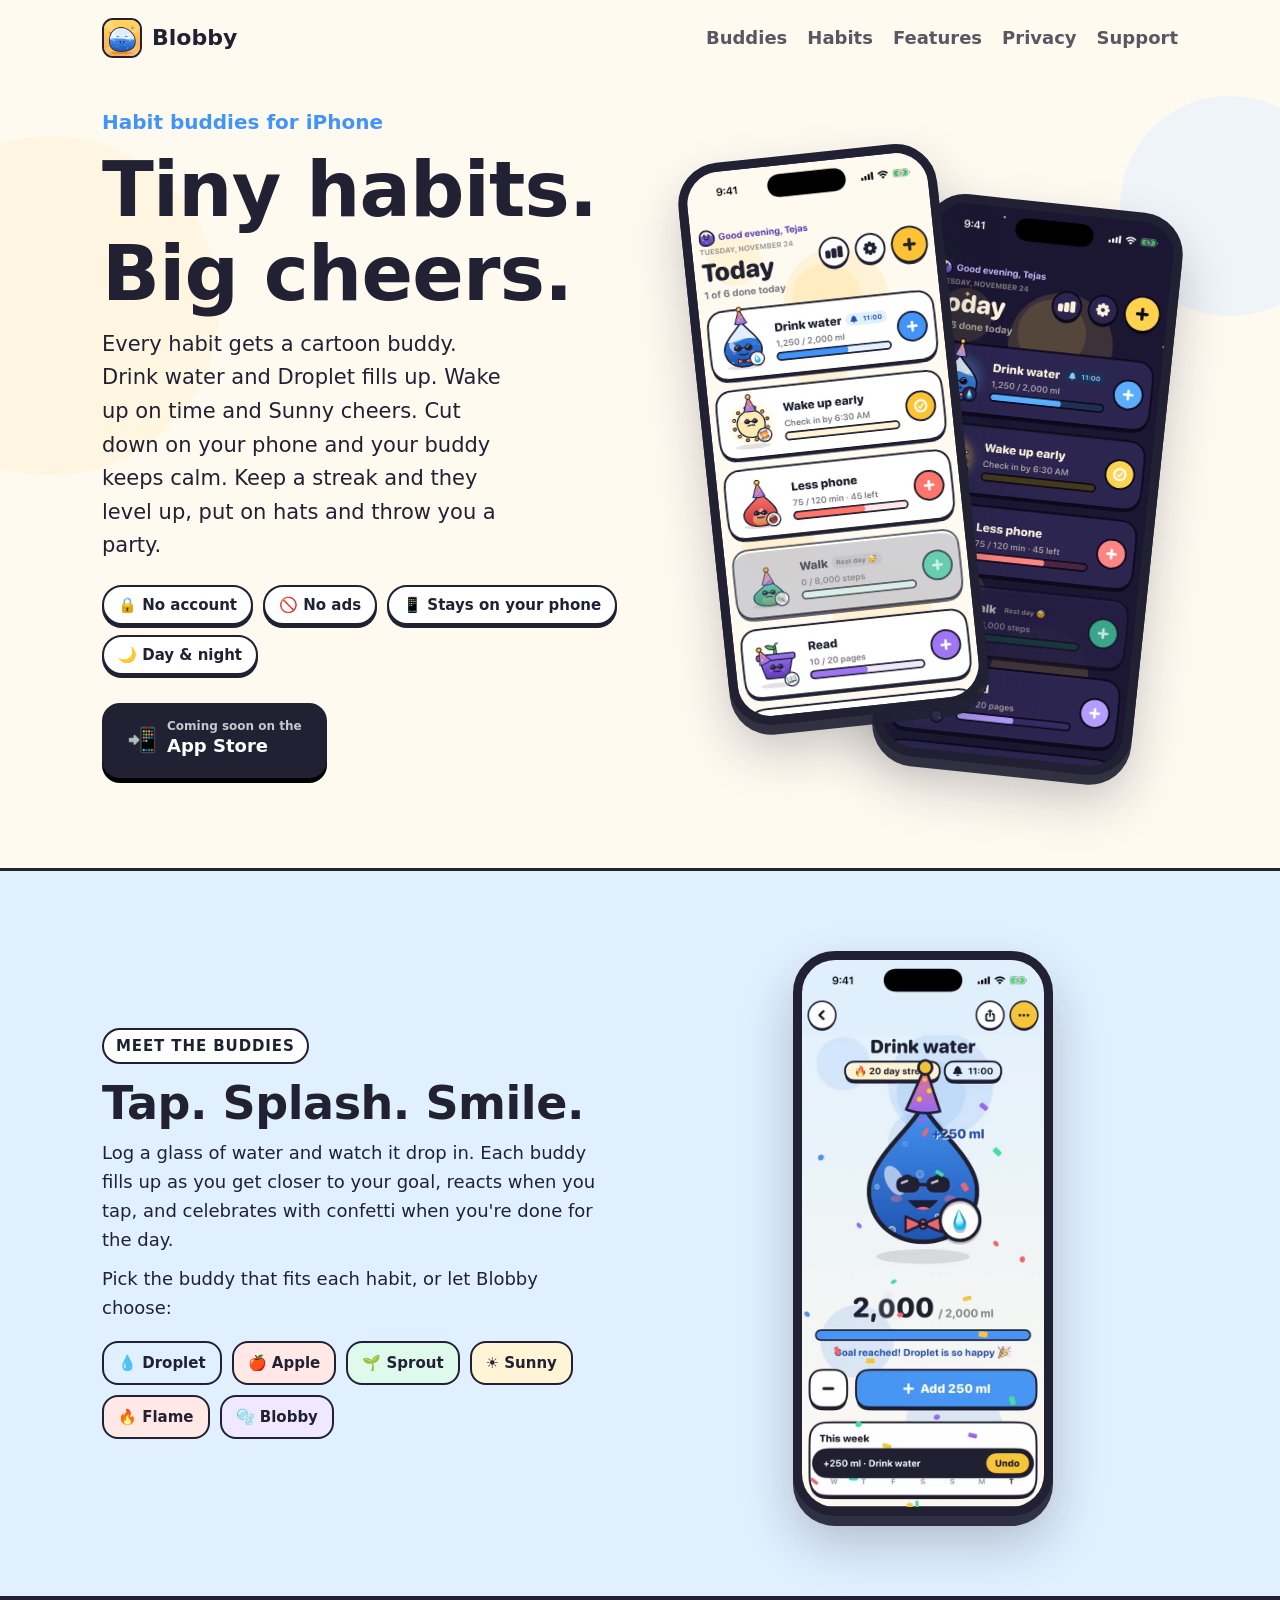
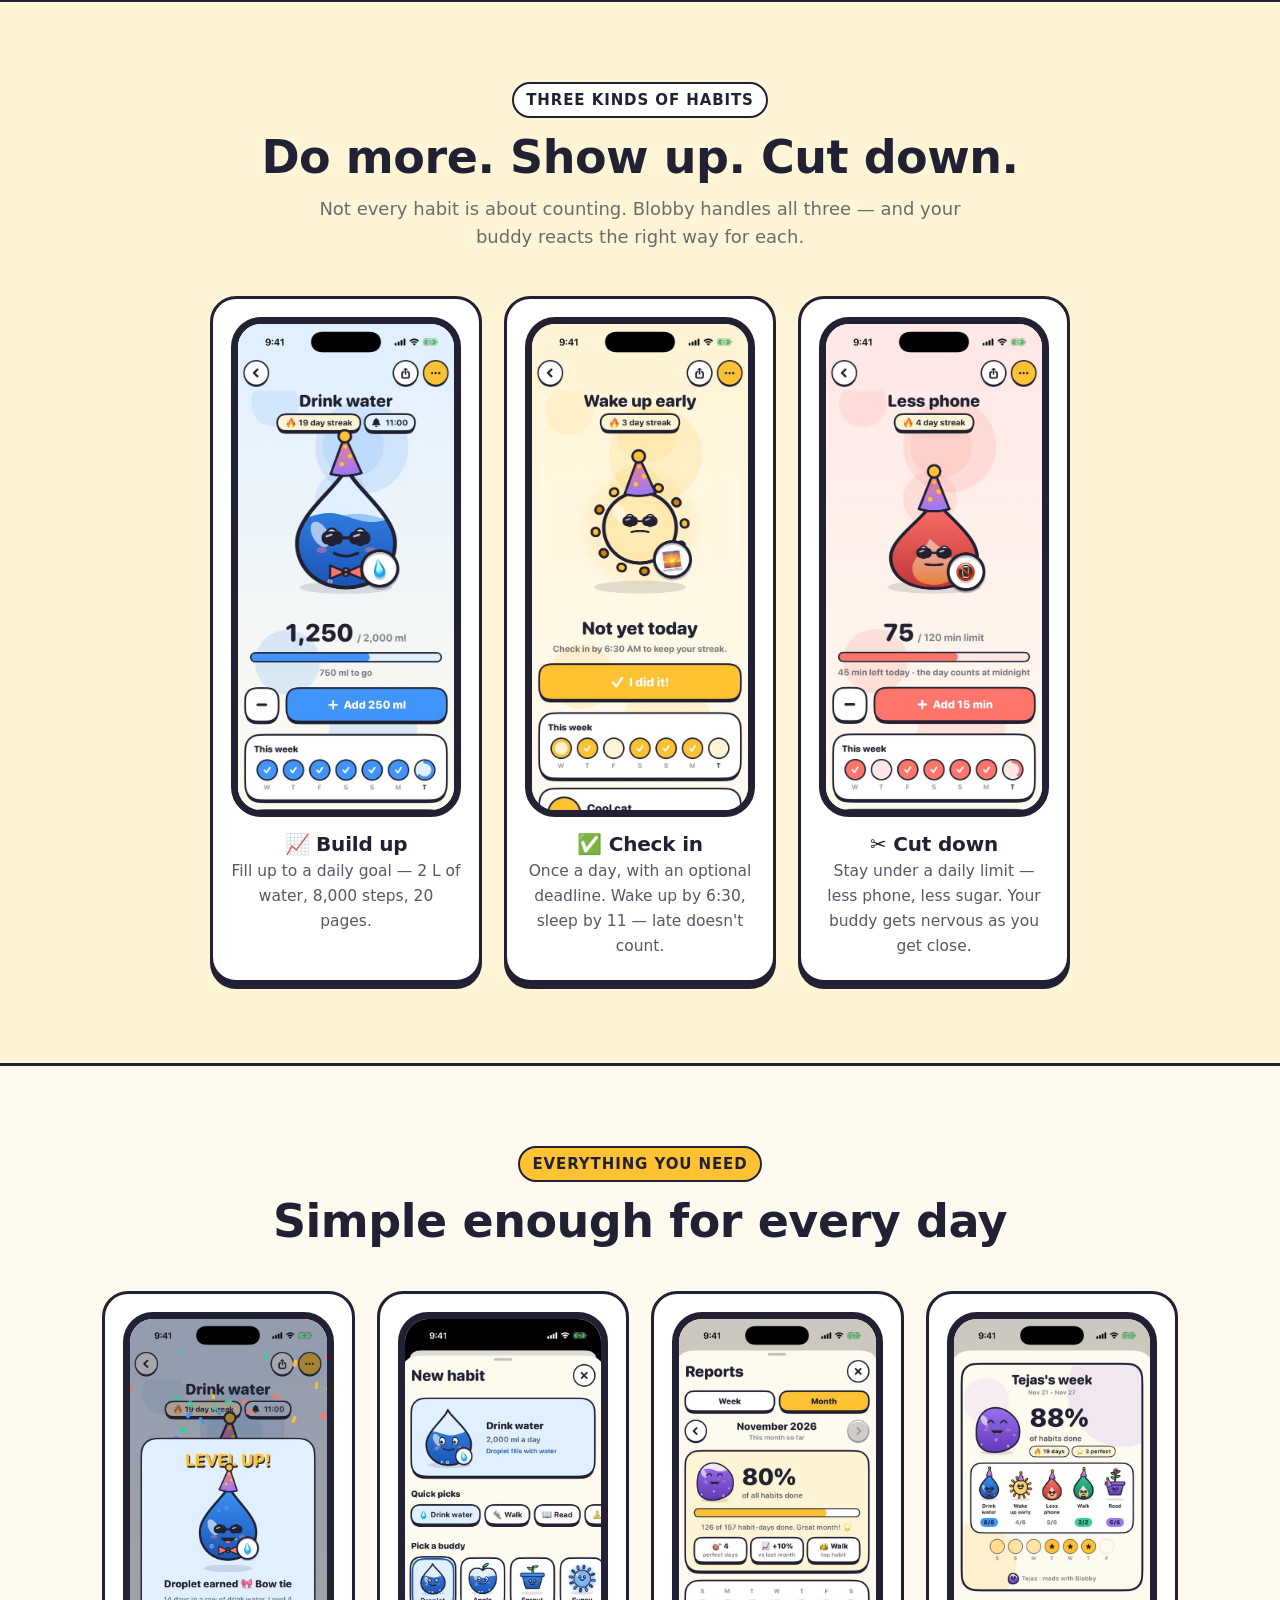
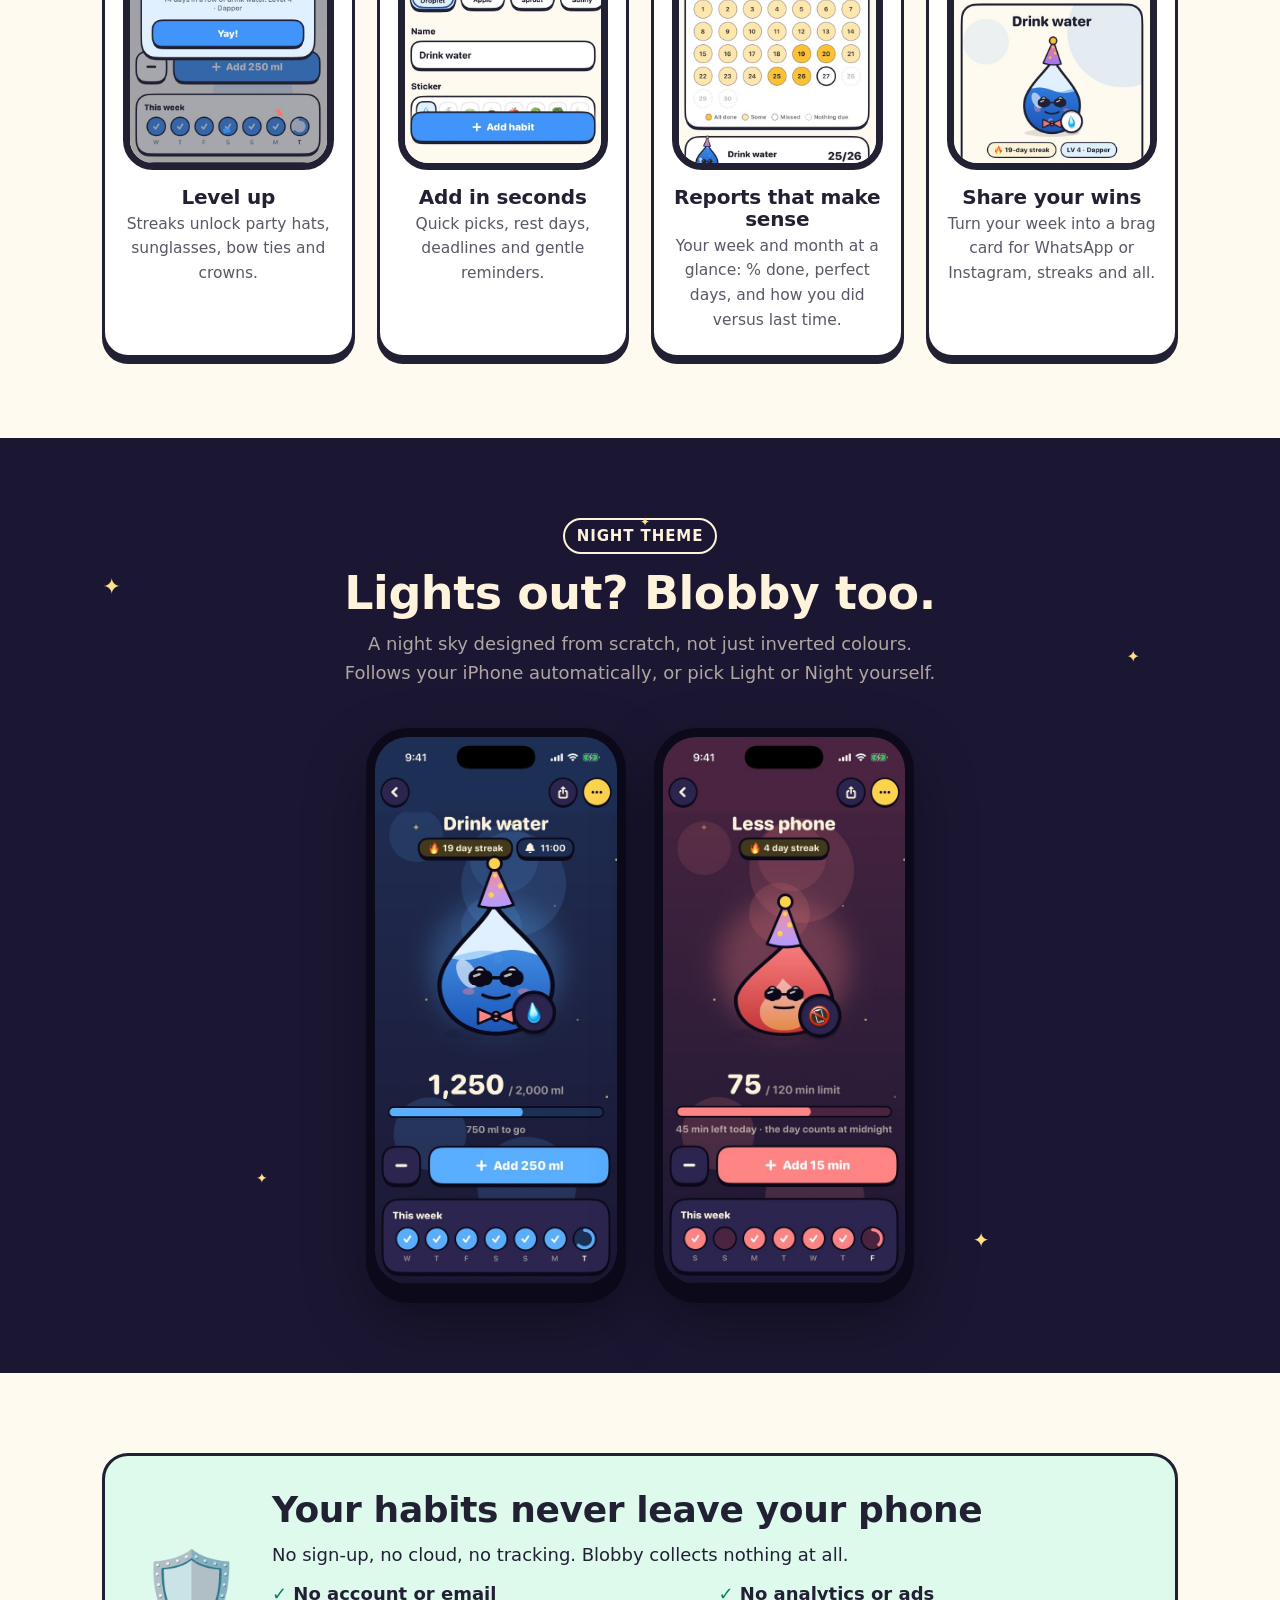
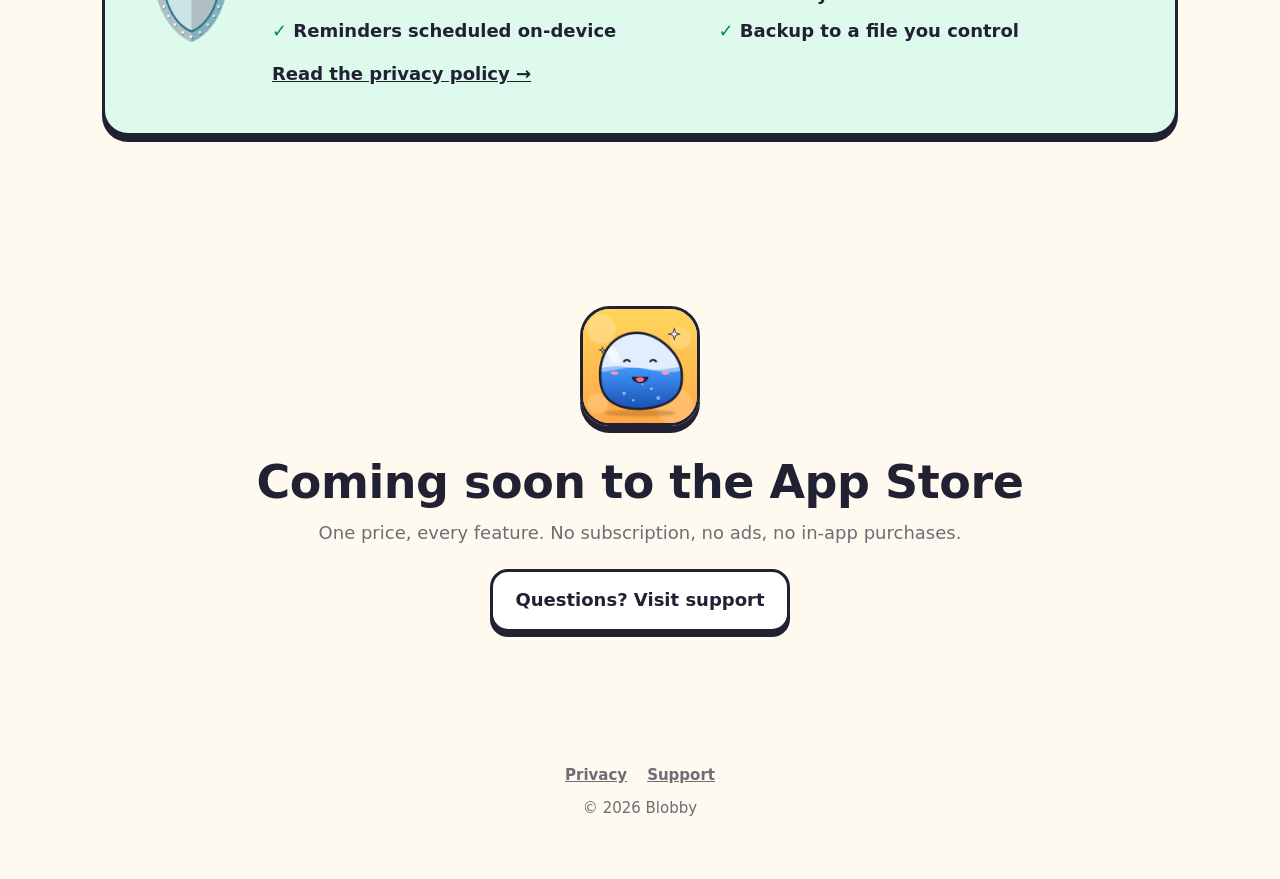
<file: docs/index.html>
<!doctype html>
<html lang="en">
<head>
<meta charset="utf-8">
<meta name="viewport" content="width=device-width,initial-scale=1">
<title>Blobby — habit buddies for iPhone</title>
<meta name="description" content="Blobby is a cartoon habit tracker for iPhone. Every habit gets a buddy that fills up, levels up and cheers you on. No account, no ads — your habits stay on your phone.">
<meta property="og:title" content="Blobby — habit buddies for iPhone">
<meta property="og:description" content="Tiny habits, big cheers. A cartoon habit tracker where your data never leaves your phone.">
<meta property="og:image" content="https://futureautomate.github.io/ios-blobby/img/2-home.jpg">
<link rel="icon" href="favicon.png">
<style>
:root{
  --ink:#212133; --paper:#FFFAF0; --card:#fff;
  --ocean:#4094FA; --ocean-l:#E0F0FF; --mint:#38CC9E; --mint-l:#DEFAED;
  --sun:#FFC233; --sun-l:#FFF5D6; --coral:#FF756B; --coral-l:#FFE8E6; --grape:#9E75F5; --grape-l:#F0E8FF;
  --night:#1B1733; --plum:#2B2550; --cream:#FFF3DC;
}
*{box-sizing:border-box}
html{scroll-behavior:smooth}
body{margin:0;background:var(--paper);color:var(--ink);
  font:18px/1.6 ui-rounded,"SF Pro Rounded",-apple-system,"Nunito","Segoe UI",system-ui,sans-serif;overflow-x:hidden}
a{color:inherit}
.wrap{max-width:1120px;margin:0 auto;padding:0 22px}
h1,h2,h3{font-weight:900;line-height:1.1;margin:0;letter-spacing:-.01em}
h1{font-size:clamp(44px,7vw,76px)}
h2{font-size:clamp(30px,4.4vw,46px)}
h3{font-size:23px}
p{margin:.6em 0}
.muted{opacity:.65}

/* nav */
nav{display:flex;align-items:center;justify-content:space-between;padding:18px 0}
nav .brand{display:flex;align-items:center;gap:10px;font-weight:900;font-size:22px;text-decoration:none}
nav .brand img{width:40px;height:40px;border-radius:11px;border:2.5px solid var(--ink)}
nav .links a{margin-left:20px;font-weight:800;text-decoration:none;opacity:.75}
nav .links a:hover{opacity:1}

/* cartoon bits */
.card{background:var(--card);border:3px solid var(--ink);border-radius:26px;box-shadow:0 6px 0 var(--ink)}
.pill{display:inline-flex;align-items:center;gap:6px;background:#fff;border:2.5px solid var(--ink);border-radius:99px;
  padding:6px 14px;font-weight:800;font-size:15px;box-shadow:0 3px 0 var(--ink)}
.btn{display:inline-flex;align-items:center;gap:10px;background:var(--ink);color:#fff;border-radius:18px;padding:14px 22px;
  font-weight:900;text-decoration:none;border:3px solid var(--ink);box-shadow:0 5px 0 #000;transition:transform .15s}
.btn:hover{transform:translateY(-2px)}
.btn small{display:block;font-weight:700;font-size:12px;opacity:.75;line-height:1}
.btn.ghost{background:#fff;color:var(--ink);box-shadow:0 5px 0 var(--ink)}

/* phone frame */
.phone{width:min(260px,62vw);aspect-ratio:1206/2622;border-radius:42px;border:9px solid var(--ink);
  background:var(--ink);overflow:hidden;box-shadow:0 10px 0 rgba(33,33,51,.9),0 26px 50px rgba(33,33,51,.25);flex:none}
.phone img,.phone video{width:100%;height:100%;object-fit:cover;display:block}

/* hero */
.hero{position:relative;padding:30px 0 90px;overflow:hidden}
.hero .wrap{display:grid;grid-template-columns:1.05fr 1fr;gap:40px;align-items:center}
.hero .tag{color:var(--ocean);font-weight:900;font-size:20px;margin-bottom:10px}
.hero p.lead{font-size:21px;max-width:30ch}
.hero .pills{display:flex;flex-wrap:wrap;gap:10px;margin:22px 0 28px}
.stack{position:relative;height:600px}
.stack .phone{position:absolute}
.stack .p1{left:6%;top:10px;transform:rotate(-6deg);z-index:2}
.stack .p2{right:4%;top:60px;transform:rotate(6deg)}
.bubble{position:absolute;border-radius:50%;opacity:.55;z-index:0}

/* sections */
section{padding:80px 0}
.center{text-align:center}
.kicker{display:inline-block;font-weight:900;font-size:15px;letter-spacing:.06em;text-transform:uppercase;
  padding:4px 12px;border-radius:99px;border:2.5px solid var(--ink);margin-bottom:14px}

.split{display:grid;grid-template-columns:1fr 1fr;gap:56px;align-items:center}
.buddies{display:flex;gap:10px;flex-wrap:wrap;margin-top:18px}
.buddies span{font-size:15px;font-weight:800;padding:8px 14px;border-radius:16px;border:2.5px solid var(--ink)}

.grid{display:grid;grid-template-columns:repeat(4,1fr);gap:22px;margin-top:44px}
.grid3{grid-template-columns:repeat(3,1fr);max-width:860px;margin-left:auto;margin-right:auto}
.feature{padding:18px 18px 22px;display:flex;flex-direction:column;align-items:center;text-align:center}
.feature .phone{width:100%;border-width:7px;border-radius:30px;box-shadow:none;margin-bottom:16px}
.feature h3{font-size:20px;margin-bottom:4px}
.feature p{font-size:15.5px;margin:0;opacity:.75}

.night{background:var(--night);color:var(--cream);position:relative;overflow:hidden}
.night .kicker{border-color:var(--cream)}
.night .phones{display:flex;gap:28px;justify-content:center;flex-wrap:wrap;margin-top:40px}
.night .phone{border-color:#0C0A1A;background:#0C0A1A;box-shadow:0 10px 0 #0C0A1A,0 26px 60px rgba(0,0,0,.4)}
.star{position:absolute;color:#FFE08A;animation:tw 3s ease-in-out infinite}
@keyframes tw{0%,100%{opacity:.25}50%{opacity:.95}}

.privacy .card{padding:34px;display:grid;grid-template-columns:auto 1fr;gap:28px;align-items:center;background:var(--mint-l)}
.privacy ul{margin:10px 0 0;padding:0;list-style:none;display:grid;grid-template-columns:1fr 1fr;gap:8px 24px}
.privacy li{font-weight:800}
.privacy li::before{content:"✓ ";color:#0D8061}
.shield{font-size:84px;line-height:1}

.cta{text-align:center;padding:90px 0}
.cta .icon{width:120px;height:120px;border-radius:30px;border:3.5px solid var(--ink);box-shadow:0 7px 0 var(--ink)}

footer{padding:30px 0 50px;text-align:center;font-size:15px}
footer a{margin:0 10px;font-weight:800}

@media (max-width:900px){
  .hero .wrap,.split{grid-template-columns:1fr}
  .stack{height:520px;max-width:440px;margin:0 auto;width:100%}
  .grid{grid-template-columns:1fr 1fr}
  .split .media{order:-1;display:flex;justify-content:center}
  .privacy .card{grid-template-columns:1fr;text-align:center}
  .privacy ul{grid-template-columns:1fr;text-align:left;max-width:320px;margin:10px auto 0}
}
@media (max-width:520px){
  .grid{gap:14px}
  .grid3{grid-template-columns:1fr;gap:18px}
  .grid3 .phone{width:62%;margin-left:auto;margin-right:auto}
  .grid3 .feature h3{font-size:19px}
  .grid3 .feature p{font-size:15px}
  nav .links{overflow-x:auto;padding-bottom:4px}
  nav .links a{flex:none;padding:6px 12px;font-size:13px}
  .feature{padding:10px 10px 14px}
  .feature h3{font-size:16px}
  .feature p{font-size:13px}
  .feature .phone{border-width:5px;border-radius:20px}
  .stack{height:440px}
  .stack .phone{width:200px}
  nav{flex-wrap:wrap;gap:12px}
  nav .links{width:100%;display:flex;gap:8px}
  nav .links a{margin:0;flex:1;text-align:center;font-size:14px;padding:6px 0;border:2px solid var(--ink);
    border-radius:99px;background:#fff;box-shadow:0 2px 0 var(--ink);opacity:1}
}
@media (prefers-reduced-motion:reduce){.star{animation:none}}
</style>
</head>
<body>

<div class="wrap">
  <nav>
    <a class="brand" href="./"><img src="img/icon.png" alt="">Blobby</a>
    <div class="links"><a href="#buddies">Buddies</a><a href="#types">Habits</a><a href="#features">Features</a><a href="privacy.html">Privacy</a><a href="support.html">Support</a></div>
  </nav>
</div>

<header class="hero">
  <span class="bubble" style="width:340px;height:340px;background:var(--sun-l);left:-120px;top:60px"></span>
  <span class="bubble" style="width:220px;height:220px;background:var(--ocean-l);right:-60px;top:20px"></span>
  <div class="wrap" style="position:relative;z-index:1">
    <div>
      <div class="tag">Habit buddies for iPhone</div>
      <h1>Tiny habits.<br>Big cheers.</h1>
      <p class="lead">Every habit gets a cartoon buddy. Drink water and Droplet fills up. Wake up on time and Sunny cheers. Cut down on your phone and your buddy keeps calm. Keep a streak and they level up, put on hats and throw you a party.</p>
      <div class="pills">
        <span class="pill">🔒 No account</span>
        <span class="pill">🚫 No ads</span>
        <span class="pill">📱 Stays on your phone</span>
        <span class="pill">🌙 Day &amp; night</span>
      </div>
      <a class="btn" href="#get"><span style="font-size:24px">📲</span><span><small>Coming soon on the</small>App Store</span></a>
    </div>
    <div class="stack" aria-label="Blobby screenshots">
      <div class="phone p1"><img src="img/2-home.jpg" alt="Today screen with habit buddies for water, walking, reading, meditation and fruit"></div>
      <div class="phone p2"><img src="img/n1-home.jpg" alt="The same screen in Blobby's night theme"></div>
    </div>
  </div>
</header>

<section id="buddies" style="background:var(--ocean-l);border-top:3px solid var(--ink);border-bottom:3px solid var(--ink)">
  <div class="wrap split">
    <div>
      <span class="kicker" style="background:#fff">Meet the buddies</span>
      <h2>Tap. Splash. Smile.</h2>
      <p>Log a glass of water and watch it drop in. Each buddy fills up as you get closer to your goal, reacts when you tap, and celebrates with confetti when you're done for the day.</p>
      <p>Pick the buddy that fits each habit, or let Blobby choose:</p>
      <div class="buddies">
        <span style="background:var(--ocean-l)">💧 Droplet</span>
        <span style="background:var(--coral-l)">🍎 Apple</span>
        <span style="background:var(--mint-l)">🌱 Sprout</span>
        <span style="background:var(--sun-l)">☀️ Sunny</span>
        <span style="background:var(--coral-l)">🔥 Flame</span>
        <span style="background:var(--grape-l)">🫧 Blobby</span>
      </div>
    </div>
    <div class="media" style="display:flex;justify-content:center">
      <div class="phone">
        <video src="img/logging.mp4" poster="img/logging-poster.jpg" autoplay muted loop playsinline aria-label="Video of Droplet filling up as water is logged"></video>
      </div>
    </div>
  </div>
</section>

<section id="types" style="background:var(--sun-l);border-top:3px solid var(--ink);border-bottom:3px solid var(--ink)">
  <div class="wrap center">
    <span class="kicker" style="background:#fff">Three kinds of habits</span>
    <h2>Do more. Show up. Cut down.</h2>
    <p class="muted" style="max-width:56ch;margin:12px auto 0">Not every habit is about counting. Blobby handles all three — and your buddy reacts the right way for each.</p>
    <div class="grid grid3">
      <div class="card feature">
        <div class="phone"><img src="img/3-drop.jpg" alt="Water habit filling up toward 3 litres"></div>
        <h3>📈 Build up</h3>
        <p>Fill up to a daily goal — 2 L of water, 8,000 steps, 20 pages.</p>
      </div>
      <div class="card feature">
        <div class="phone"><img src="img/t2-checkin.jpg" alt="Wake up early check-in with a 6:30 deadline"></div>
        <h3>✅ Check in</h3>
        <p>Once a day, with an optional deadline. Wake up by 6:30, sleep by 11 — late doesn't count.</p>
      </div>
      <div class="card feature">
        <div class="phone"><img src="img/t3-limit.jpg" alt="Less phone limit with 45 minutes left today"></div>
        <h3>✂️ Cut down</h3>
        <p>Stay under a daily limit — less phone, less sugar. Your buddy gets nervous as you get close.</p>
      </div>
    </div>
  </div>
</section>

<section id="features">
  <div class="wrap center">
    <span class="kicker" style="background:var(--sun)">Everything you need</span>
    <h2>Simple enough for every day</h2>
    <div class="grid">
      <div class="card feature">
        <div class="phone"><img src="img/15-levelup.jpg" alt="Level-up celebration with a new accessory"></div>
        <h3>Level up</h3>
        <p>Streaks unlock party hats, sunglasses, bow ties and crowns.</p>
      </div>
      <div class="card feature">
        <div class="phone"><img src="img/8-add.jpg" alt="Adding a new habit"></div>
        <h3>Add in seconds</h3>
        <p>Quick picks, rest days, deadlines and gentle reminders.</p>
      </div>
      <div class="card feature">
        <div class="phone"><img src="img/r2-month.jpg" alt="Month report: percent done, perfect days and a calendar of all habits"></div>
        <h3>Reports that make sense</h3>
        <p>Your week and month at a glance: % done, perfect days, and how you did versus last time.</p>
      </div>
      <div class="card feature">
        <div class="phone"><img src="img/20-share.jpg" alt="Shareable weekly card with streak and days done"></div>
        <h3>Share your wins</h3>
        <p>Turn your week into a brag card for WhatsApp or Instagram, streaks and all.</p>
      </div>
    </div>
  </div>
</section>

<section class="night">
  <span class="star" style="left:8%;top:14%;font-size:22px">✦</span>
  <span class="star" style="left:88%;top:22%;font-size:16px;animation-delay:.8s">✦</span>
  <span class="star" style="left:20%;top:78%;font-size:14px;animation-delay:1.6s">✦</span>
  <span class="star" style="left:76%;top:84%;font-size:20px;animation-delay:2.2s">✦</span>
  <span class="star" style="left:50%;top:8%;font-size:12px;animation-delay:1.1s">✦</span>
  <div class="wrap center">
    <span class="kicker">Night theme</span>
    <h2>Lights out? Blobby too.</h2>
    <p class="muted" style="max-width:52ch;margin:12px auto 0">A night sky designed from scratch, not just inverted colours. Follows your iPhone automatically, or pick Light or Night yourself.</p>
    <div class="phones">
      <div class="phone"><img src="img/n2-drop.jpg" alt="Water habit screen in the night theme"></div>
      <div class="phone"><img src="img/t4-limit-night.jpg" alt="Less phone habit in the night theme"></div>
    </div>
  </div>
</section>

<section class="privacy">
  <div class="wrap">
    <div class="card">
      <div class="shield">🛡️</div>
      <div>
        <h2 style="font-size:clamp(26px,3.6vw,36px)">Your habits never leave your phone</h2>
        <p>No sign-up, no cloud, no tracking. Blobby collects nothing at all.</p>
        <ul>
          <li>No account or email</li>
          <li>No analytics or ads</li>
          <li>Reminders scheduled on-device</li>
          <li>Backup to a file you control</li>
        </ul>
        <p style="margin-top:14px"><a href="privacy.html" style="font-weight:900">Read the privacy policy →</a></p>
      </div>
    </div>
  </div>
</section>

<section class="cta" id="get">
  <div class="wrap">
    <img class="icon" src="img/icon.png" alt="Blobby app icon">
    <h2 style="margin-top:22px">Coming soon to the App Store</h2>
    <p class="muted">One price, every feature. No subscription, no ads, no in-app purchases.</p>
    <p style="margin-top:22px"><a class="btn ghost" href="support.html">Questions? Visit support</a></p>
  </div>
</section>

<footer class="muted">
  <a href="privacy.html">Privacy</a><a href="support.html">Support</a>
  <p>© 2026 Blobby</p>
</footer>

</body>
</html>
</file>
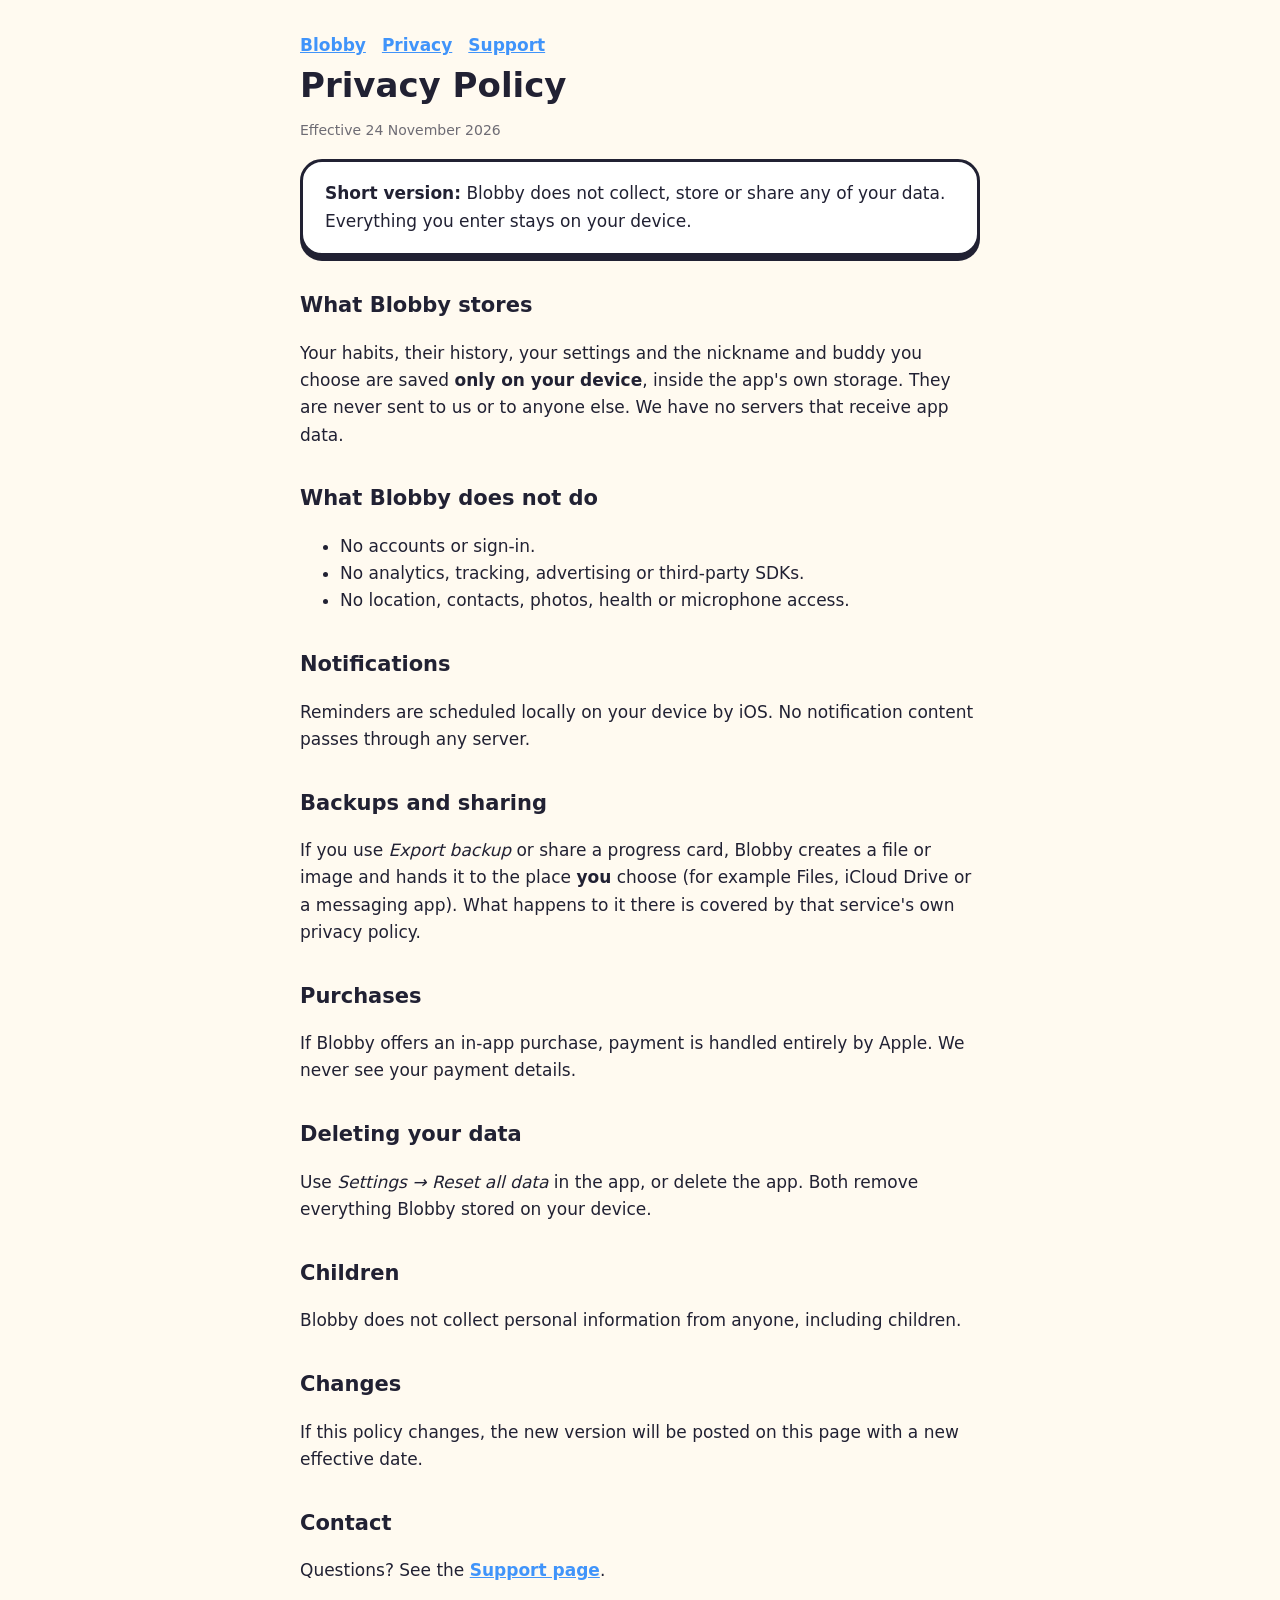
<file: docs/privacy.html>
<!doctype html><html lang="en"><head><meta charset="utf-8"><meta name="viewport" content="width=device-width,initial-scale=1">
<title>Blobby — Privacy Policy</title><link rel="stylesheet" href="style.css"></head>
<body><main>
<nav><a href="./">Blobby</a><a href="privacy.html">Privacy</a><a href="support.html">Support</a></nav>
<h1>Privacy Policy</h1>
<p class="muted">Effective 24 November 2026</p>

<div class="card"><b>Short version:</b> Blobby does not collect, store or share any of your data. Everything you enter stays on your device.</div>

<h2>What Blobby stores</h2>
<p>Your habits, their history, your settings and the nickname and buddy you choose are saved <b>only on your device</b>, inside the app's own storage. They are never sent to us or to anyone else. We have no servers that receive app data.</p>

<h2>What Blobby does not do</h2>
<ul>
<li>No accounts or sign-in.</li>
<li>No analytics, tracking, advertising or third-party SDKs.</li>
<li>No location, contacts, photos, health or microphone access.</li>
</ul>

<h2>Notifications</h2>
<p>Reminders are scheduled locally on your device by iOS. No notification content passes through any server.</p>

<h2>Backups and sharing</h2>
<p>If you use <i>Export backup</i> or share a progress card, Blobby creates a file or image and hands it to the place <b>you</b> choose (for example Files, iCloud Drive or a messaging app). What happens to it there is covered by that service's own privacy policy.</p>

<h2>Purchases</h2>
<p>If Blobby offers an in-app purchase, payment is handled entirely by Apple. We never see your payment details.</p>

<h2>Deleting your data</h2>
<p>Use <i>Settings → Reset all data</i> in the app, or delete the app. Both remove everything Blobby stored on your device.</p>

<h2>Children</h2>
<p>Blobby does not collect personal information from anyone, including children.</p>

<h2>Changes</h2>
<p>If this policy changes, the new version will be posted on this page with a new effective date.</p>

<h2>Contact</h2>
<p>Questions? See the <a href="support.html">Support page</a>.</p>
</main></body></html>
</file>
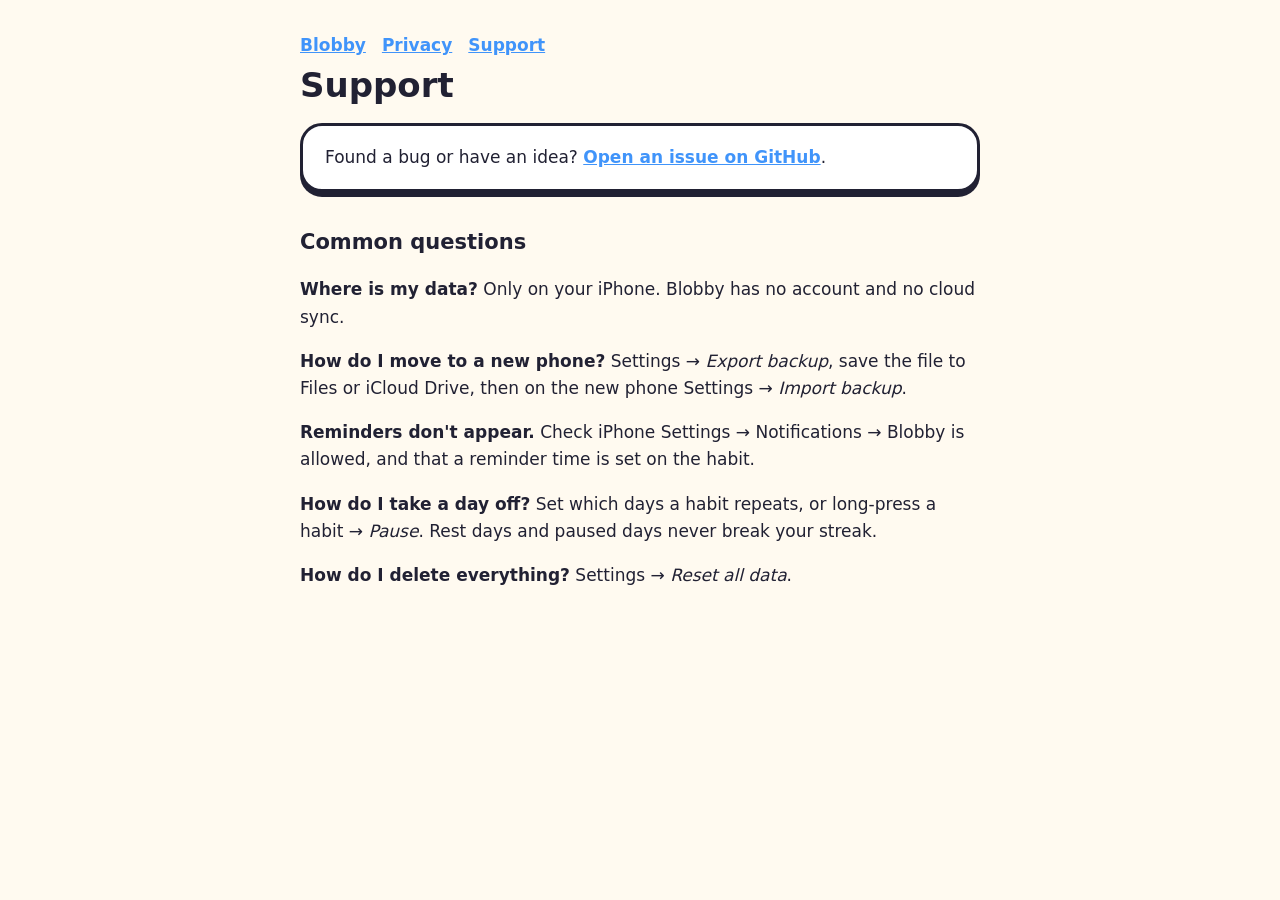
<file: docs/support.html>
<!doctype html><html lang="en"><head><meta charset="utf-8"><meta name="viewport" content="width=device-width,initial-scale=1">
<title>Blobby — Support</title><link rel="stylesheet" href="style.css"></head>
<body><main>
<nav><a href="./">Blobby</a><a href="privacy.html">Privacy</a><a href="support.html">Support</a></nav>
<h1>Support</h1>
<div class="card">Found a bug or have an idea? <a href="https://github.com/futureautomate/ios-blobby/issues/new">Open an issue on GitHub</a>.</div>

<h2>Common questions</h2>
<p><b>Where is my data?</b> Only on your iPhone. Blobby has no account and no cloud sync.</p>
<p><b>How do I move to a new phone?</b> Settings → <i>Export backup</i>, save the file to Files or iCloud Drive, then on the new phone Settings → <i>Import backup</i>.</p>
<p><b>Reminders don't appear.</b> Check iPhone Settings → Notifications → Blobby is allowed, and that a reminder time is set on the habit.</p>
<p><b>How do I take a day off?</b> Set which days a habit repeats, or long-press a habit → <i>Pause</i>. Rest days and paused days never break your streak.</p>
<p><b>How do I delete everything?</b> Settings → <i>Reset all data</i>.</p>
</main></body></html>
</file>
<file: docs/style.css>
:root{--ink:#212133;--paper:#FFFAF0;--card:#fff;--blue:#4094FA;--sun:#FFC233}
@media (prefers-color-scheme:dark){:root{--ink-text:#FFF3DC;--paper:#1B1733;--card:#2B2550}}
*{box-sizing:border-box}body{margin:0;background:var(--paper);color:var(--ink-text,var(--ink));font:17px/1.6 ui-rounded,-apple-system,"SF Pro Rounded",system-ui,sans-serif}
main{max-width:720px;margin:0 auto;padding:32px 20px 60px}
h1{font-size:34px;line-height:1.15;margin:.2em 0}h2{font-size:21px;margin:1.6em 0 .4em}
.card{background:var(--card);border:3px solid var(--ink);border-radius:22px;box-shadow:0 5px 0 var(--ink);padding:18px 22px;margin:18px 0}
a{color:var(--blue);font-weight:700}nav a{margin-right:16px}.muted{opacity:.65;font-size:14px}
.pill{display:inline-block;background:var(--sun);color:#212133;border:2.5px solid var(--ink);border-radius:99px;padding:4px 14px;font-weight:800}
</file>
